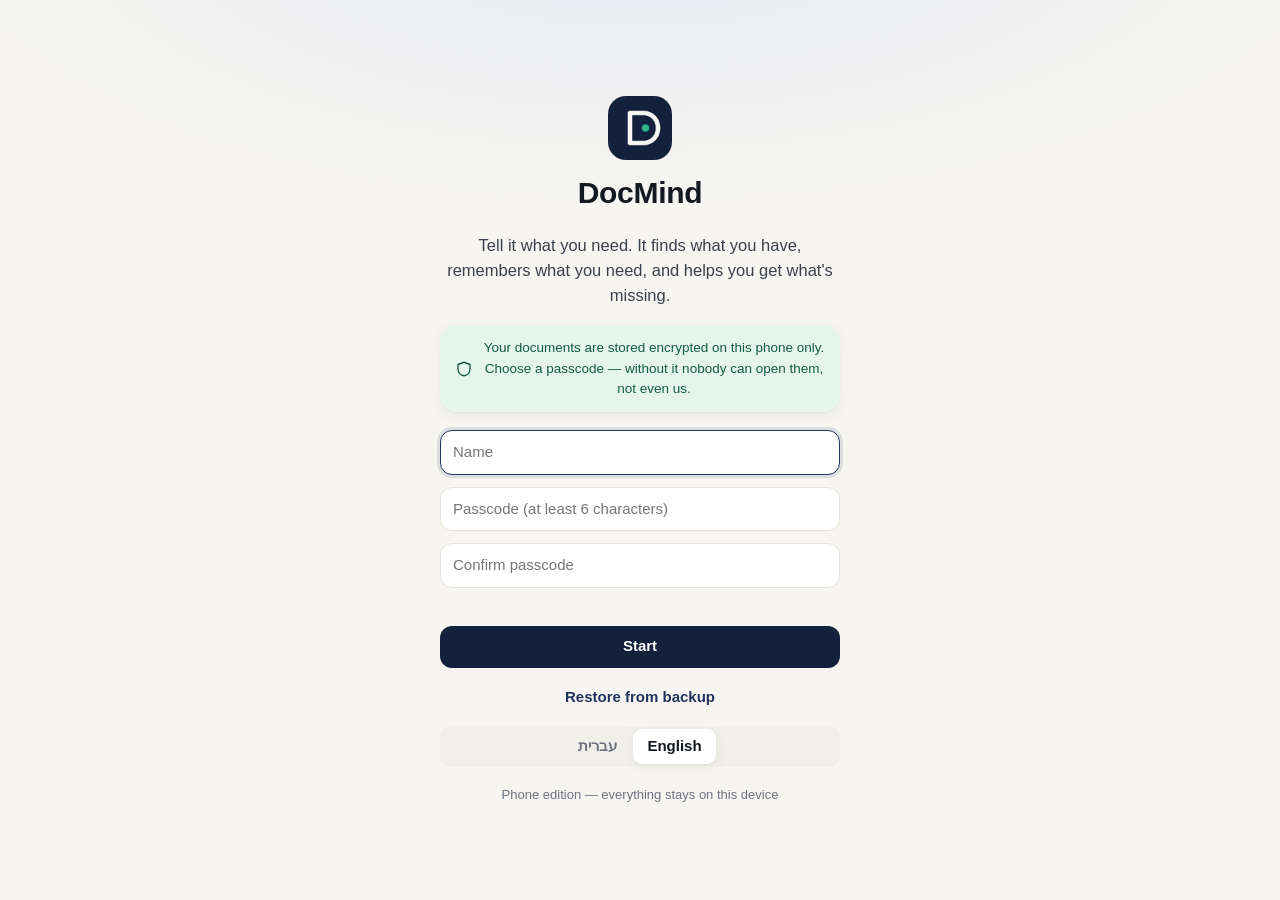
<file: mobile/index.html>
<!doctype html>
<html lang="he" dir="rtl">
<head>
  <meta charset="utf-8">
  <meta name="viewport" content="width=device-width, initial-scale=1, viewport-fit=cover">
  <meta name="theme-color" content="#14213d">
  <meta name="description" content="DocMind — עוזר מסמכים אישי. הכל נשמר מוצפן רק בטלפון שלך.">
  <meta http-equiv="Content-Security-Policy" content="default-src 'self'; script-src 'self' https://cdn.jsdelivr.net 'wasm-unsafe-eval' blob:; worker-src 'self' blob: https://cdn.jsdelivr.net; connect-src 'self' https://cdn.jsdelivr.net https://tessdata.projectnaptha.com blob: data:; img-src 'self' blob: data:; style-src 'self' 'unsafe-inline'; frame-src 'self' blob:; object-src 'none'; base-uri 'none'; form-action 'none'">
  <meta name="referrer" content="no-referrer">
  <title>DocMind</title>
  <link rel="manifest" href="manifest.webmanifest">
  <link rel="icon" href="icons/icon.svg" type="image/svg+xml">
  <link rel="apple-touch-icon" href="icons/apple-touch-icon.png">
  <meta name="apple-mobile-web-app-capable" content="yes">
  <meta name="mobile-web-app-capable" content="yes">
  <meta name="apple-mobile-web-app-title" content="DocMind">
  <link rel="stylesheet" href="css/app.css">
</head>
<body>
  <div id="app"></div>
  <noscript>DocMind requires JavaScript.</noscript>
  <script type="module" src="js/app.js"></script>
</body>
</html>
</file>
<file: mobile/css/app.css>
/* DocMind — calm, premium, mobile-first. Logical properties throughout for RTL/LTR. */
:root {
  --bg: #f6f5f1;
  --surface: #ffffff;
  --surface-2: #f0efea;
  --ink: #14181f;
  --ink-2: #3b414c;
  --muted: #6f7480;
  --line: #e4e2db;
  --brand: #14213d;
  --brand-2: #22335c;
  --accent: #2bb38a;
  --ok: #18865f; --ok-bg: #e5f4ed;
  --warn: #9a6400; --warn-bg: #fbf0d9;
  --bad: #b4313f; --bad-bg: #fbe7e9;
  --ext: #2759b5; --ext-bg: #e6eefb;
  --radius: 16px; --radius-sm: 10px;
  --shadow: 0 1px 2px rgba(20, 24, 31, .04), 0 4px 16px rgba(20, 24, 31, .05);
  --font: -apple-system, BlinkMacSystemFont, "Segoe UI", "Rubik", "Heebo", "Assistant", "Noto Sans Hebrew", Roboto, Arial, sans-serif;
  --nav-h: 68px;
  --safe-b: env(safe-area-inset-bottom, 0px);
}
* { box-sizing: border-box; }
html { -webkit-text-size-adjust: 100%; }
body { margin: 0; overflow-x: hidden; background: var(--bg); color: var(--ink); font: 15px/1.5 var(--font); -webkit-font-smoothing: antialiased; }
h1, h2, h3 { margin: 0; letter-spacing: -.01em; }
h1 { font-size: 24px; font-weight: 700; }
h2 { font-size: 15px; font-weight: 650; color: var(--ink-2); margin-block: 22px 10px; }
h3 { font-size: 16px; font-weight: 650; }
p { margin: 0; }
a { color: var(--brand-2); }
button, input, select, textarea { font: inherit; color: inherit; }
:focus-visible { outline: 2px solid var(--accent); outline-offset: 2px; }
.icon { fill: none; stroke: currentColor; stroke-width: 1.8; stroke-linecap: round; stroke-linejoin: round; flex: none; }
[dir="rtl"] .flip-rtl { transform: scaleX(-1); }
.visually-hidden { position: absolute !important; width: 1px !important; height: 1px !important; min-height: 0 !important; padding: 0 !important; border: 0 !important; overflow: hidden; clip: rect(0 0 0 0); inset-inline-start: 0; }
.muted { color: var(--muted); }
.center { text-align: center; justify-content: center; }
.mono { font-family: ui-monospace, SFMono-Regular, Menlo, monospace; font-size: 13px; }

/* ---------- layout ---------- */
.page { max-width: 760px; margin: 0 auto; padding: 18px 16px calc(var(--nav-h) + var(--safe-b) + 28px); min-height: 100vh; }
.content > * + * { margin-block-start: 12px; }
.page-head { display: flex; align-items: center; justify-content: space-between; gap: 12px; min-height: 40px; margin-block-end: 8px; flex-wrap: wrap; }
.row { display: flex; align-items: center; gap: 8px; }
.row.wrap { flex-wrap: wrap; }
.row.tight { gap: 4px; }
.row.end { justify-content: flex-end; }
.row.between { justify-content: space-between; }
.col { display: flex; flex-direction: column; gap: 6px; }
.col.tight { gap: 4px; align-items: stretch; }
.stack > * + * { margin-block-start: 14px; }
.grid2 { display: grid; grid-template-columns: 1fr 1fr; gap: 12px; }
.loading { display: grid; place-items: center; padding: 60px 0; }
.loading.full { min-height: 100vh; }

/* ---------- navigation ---------- */
.tabbar { position: fixed; inset-inline: 0; inset-block-end: 0; z-index: 20; display: flex; justify-content: space-around;
  height: calc(var(--nav-h) + var(--safe-b)); padding-block-end: var(--safe-b);
  background: rgba(255, 255, 255, .92); backdrop-filter: saturate(1.4) blur(14px); border-block-start: 1px solid var(--line); }
.tabbar .brand { display: none; }
.tab { flex: 1; display: flex; flex-direction: column; align-items: center; justify-content: center; gap: 3px;
  text-decoration: none; color: var(--muted); font-size: 11.5px; font-weight: 550; }
.tab.active { color: var(--brand); }
.tab.active .icon { stroke-width: 2.2; }
.logo { display: inline-grid; place-items: center; width: 30px; height: 30px; border-radius: 9px; background: var(--brand); color: #fff; font-weight: 800; }
.logo.lg { width: 52px; height: 52px; border-radius: 15px; font-size: 24px; }
@media (min-width: 960px) {
  .tabbar { inset-block: 0; inset-inline-end: auto; width: 228px; height: 100vh; flex-direction: column; justify-content: flex-start;
    padding: 22px 14px; gap: 4px; border-block-start: 0; border-inline-end: 1px solid var(--line); background: var(--surface); }
  .tabbar .brand { display: flex; align-items: center; gap: 10px; font-weight: 750; font-size: 18px; padding: 0 10px 22px; }
  .tab { flex: none; flex-direction: row; justify-content: flex-start; gap: 12px; padding: 10px 12px; border-radius: 10px; font-size: 14.5px; }
  .tab.active { background: var(--surface-2); }
  .page { padding-block-end: 40px; margin-inline-start: max(228px, calc(50vw - 380px + 114px)); margin-inline-end: auto; }
}

/* ---------- buttons & inputs ---------- */
.btn { display: inline-flex; align-items: center; justify-content: center; gap: 7px; min-height: 42px; padding: 0 16px; border-radius: 12px;
  border: 1px solid transparent; font-weight: 600; cursor: pointer; text-decoration: none; transition: background .15s, transform .05s; white-space: nowrap; }
.btn:active { transform: scale(.98); }
.btn:disabled { opacity: .45; cursor: default; }
.btn.sm { min-height: 34px; padding: 0 12px; border-radius: 10px; font-size: 13.5px; }
.btn.block { width: 100%; }
.btn.primary { background: var(--brand); color: #fff; }
.btn.primary:hover:not(:disabled) { background: var(--brand-2); }
.btn.ghost { background: var(--surface); border-color: var(--line); color: var(--ink); }
.btn.ghost:hover:not(:disabled) { background: var(--surface-2); }
.btn.danger { background: var(--bad-bg); color: var(--bad); }
.icon-btn { display: inline-grid; place-items: center; width: 36px; height: 36px; border-radius: 10px; border: 0; background: transparent; color: var(--ink-2); cursor: pointer; }
.icon-btn:hover:not(:disabled) { background: var(--surface-2); }
.icon-btn:disabled { opacity: .35; }
.linkish { border: 0; background: none; padding: 0; color: var(--brand-2); font-weight: 600; cursor: pointer; text-align: start; }
input:not([type=checkbox]), select, textarea { width: 100%; min-height: 44px; padding: 10px 12px; border-radius: 12px; border: 1px solid var(--line); background: var(--surface); }
input:focus, select:focus, textarea:focus { outline: none; border-color: var(--brand-2); box-shadow: 0 0 0 3px rgba(34, 51, 92, .12); }
.form { display: flex; flex-direction: column; gap: 12px; }
.field { display: flex; flex-direction: column; gap: 5px; font-size: 13px; color: var(--muted); font-weight: 550; }
.field > input, .field > select { color: var(--ink); font-size: 15px; font-weight: 400; }
.form-error { color: var(--bad); min-height: 1em; font-size: 14px; }
.title-input { font-size: 22px; font-weight: 700; border: 1px solid transparent !important; background: transparent !important; padding-inline: 0 !important; }
.title-input:focus { border-bottom: 1px solid var(--line) !important; box-shadow: none !important; }
.title-input.sm { font-size: 16px; min-height: 36px; }
.seg { display: inline-flex; background: var(--surface-2); padding: 3px; border-radius: 11px; gap: 2px; }
.seg button { border: 0; background: transparent; padding: 6px 14px; border-radius: 9px; cursor: pointer; font-weight: 600; color: var(--muted); }
.seg button.active { background: var(--surface); color: var(--ink); box-shadow: var(--shadow); }
.switch { position: relative; display: inline-block; width: 46px; height: 28px; flex: none; }
.switch input { opacity: 0; width: 0; height: 0; }
.slider { position: absolute; inset: 0; background: #d6d4cc; border-radius: 99px; transition: .2s; cursor: pointer; }
.slider::before { content: ""; position: absolute; width: 22px; height: 22px; inset-block-start: 3px; inset-inline-start: 3px; background: #fff; border-radius: 50%; transition: .2s; box-shadow: 0 1px 3px rgba(0,0,0,.2); }
.switch input:checked + .slider { background: var(--accent); }
.switch input:checked + .slider::before { transform: translateX(18px); }
[dir="rtl"] .switch input:checked + .slider::before { transform: translateX(-18px); }
.switch input:disabled + .slider { opacity: .45; cursor: default; }

/* ---------- cards, lists ---------- */
.card { background: var(--surface); border: 1px solid var(--line); border-radius: var(--radius); padding: 16px; box-shadow: var(--shadow); }
.card.notice { display: flex; align-items: center; gap: 10px; padding: 12px 14px; cursor: pointer; }
.card.notice > span { flex: 1; }
.card.notice.ok { background: var(--ok-bg); border-color: transparent; color: #145c43; cursor: default; font-size: 13.5px; }
.card.notice.warn { background: var(--warn-bg); border-color: transparent; flex-direction: column; align-items: stretch; cursor: default; }
.list, .doc-list { display: flex; flex-direction: column; gap: 8px; }
.list-item, .doc-card { display: flex; align-items: center; gap: 12px; width: 100%; padding: 12px; background: var(--surface); border: 1px solid var(--line);
  border-radius: var(--radius); text-align: start; cursor: pointer; transition: border-color .15s, box-shadow .15s; }
.list-item:hover, .doc-card:hover { border-color: #cfccc2; box-shadow: var(--shadow); }
.list-item.static { cursor: default; }
.doc-main { flex: 1; min-width: 0; display: flex; flex-direction: column; gap: 2px; }
.doc-title { font-weight: 600; overflow: hidden; text-overflow: ellipsis; white-space: nowrap; }
.meta { display: flex; align-items: center; gap: 5px; font-size: 13px; color: var(--muted); flex-wrap: wrap; }
.meta.bad { color: var(--bad); }
.badges { display: flex; gap: 6px; flex-wrap: wrap; }
.badges:empty { display: none; }
.badge { display: inline-flex; align-items: center; gap: 4px; font-size: 12px; font-weight: 600; padding: 2px 8px; border-radius: 99px; background: var(--surface-2); color: var(--ink-2); white-space: nowrap; }
.badge.ok { background: var(--ok-bg); color: var(--ok); }
.badge.warn { background: var(--warn-bg); color: var(--warn); }
.badge.bad { background: var(--bad-bg); color: var(--bad); }
.thumb { display: grid; place-items: center; flex: none; overflow: hidden; background: var(--surface-2); color: var(--muted); border-radius: 10px; border: 1px solid var(--line); }
.thumb.md { width: 52px; height: 64px; }
.thumb.sm { width: 42px; height: 50px; border-radius: 8px; }
.thumb.lg { width: 96px; height: 120px; border-radius: 12px; }
.thumb img { width: 100%; height: 100%; object-fit: cover; }
.empty { display: flex; flex-direction: column; align-items: center; gap: 12px; padding: 40px 20px; text-align: center; color: var(--muted); }
.empty p { max-width: 420px; }
.progress { height: 4px; background: var(--surface-2); border-radius: 99px; overflow: hidden; margin-block-start: 4px; }
.progress span { display: block; height: 100%; background: var(--accent); }
.spinner { width: 18px; height: 18px; border: 2px solid var(--line); border-top-color: var(--brand); border-radius: 50%; animation: spin .8s linear infinite; display: inline-block; }
@keyframes spin { to { transform: rotate(360deg); } }
.danger-zone { margin-block-start: 28px; }

/* ---------- chips ---------- */
.chips { display: flex; flex-wrap: wrap; gap: 8px; }
.chips.scroll { flex-wrap: nowrap; overflow-x: auto; padding-block-end: 4px; scrollbar-width: none; }
.chip { display: inline-flex; align-items: center; gap: 6px; min-height: 34px; padding: 0 13px; border-radius: 99px; border: 1px solid var(--line);
  background: var(--surface); cursor: pointer; font-size: 13.5px; font-weight: 550; white-space: nowrap; }
.chip:hover:not(:disabled) { border-color: var(--brand-2); }
.chip.active { background: var(--brand); color: #fff; border-color: var(--brand); }
.chip.big { min-height: 40px; font-size: 14px; }
.chip .count { font-size: 11.5px; opacity: .65; }
.chip:disabled { opacity: .55; cursor: default; }
.chip.suggestion { border-style: dashed; }
.chip-tag { font-size: 10.5px; text-transform: uppercase; letter-spacing: .04em; color: var(--muted); font-weight: 700; }
.dot { width: 7px; height: 7px; border-radius: 50%; background: var(--muted); }
.dot.ok { background: var(--accent); }

/* ---------- home ---------- */
.hero { padding: 6px 0 4px; }
.hero h1 { font-size: 28px; margin-block-end: 4px; }
.ask { display: flex; align-items: center; gap: 10px; margin-block-start: 18px; padding: 6px 6px 6px 14px; padding-inline: 14px 6px;
  background: var(--surface); border: 1px solid var(--line); border-radius: 18px; box-shadow: 0 6px 24px rgba(20, 33, 61, .08); color: var(--accent); }
.ask-input { border: 0 !important; box-shadow: none !important; padding: 8px 0 !important; font-size: 16px; color: var(--ink); background: transparent !important; }
.send-btn { display: grid; place-items: center; width: 44px; height: 44px; flex: none; border-radius: 13px; border: 0; background: var(--brand); color: #fff; cursor: pointer; }
[dir="rtl"] .send-btn .icon { transform: scaleX(-1); }
.stats { display: grid; grid-template-columns: repeat(3, 1fr); gap: 10px; margin-block-start: 16px; }
.stat { display: flex; flex-direction: column; align-items: flex-start; gap: 2px; padding: 14px; border-radius: var(--radius); background: var(--surface);
  border: 1px solid var(--line); cursor: pointer; color: var(--muted); text-align: start; }
.stat strong { font-size: 24px; color: var(--ink); line-height: 1.2; }
.stat span { font-size: 12.5px; }
.onboarding { display: flex; flex-direction: column; gap: 14px; }

/* ---------- search ---------- */
.search-wrap { position: relative; display: flex; align-items: center; color: var(--muted); }
.search-wrap .icon { position: absolute; inset-inline-start: 13px; }
.search-input { padding-inline-start: 40px !important; border-radius: 14px !important; }

/* ---------- assistant ---------- */
.page-chat { display: flex; flex-direction: column; }
.page-chat .content { display: flex; flex-direction: column; flex: 1; }
.thread { flex: 1; display: flex; flex-direction: column; gap: 14px; padding-block: 8px 190px; }
.bubble { max-width: 92%; padding: 12px 15px; border-radius: 18px; line-height: 1.55; }
.bubble p + p { margin-block-start: 6px; }
.bubble.user { align-self: flex-end; background: var(--brand); color: #fff; border-end-end-radius: 6px; white-space: pre-wrap; }
.bubble.assistant { align-self: flex-start; background: var(--surface); border: 1px solid var(--line); border-end-start-radius: 6px; width: 100%; max-width: 100%; box-shadow: var(--shadow); }
.bubble.assistant > * + * { margin-block-start: 10px; }
.bubble.typing { width: auto; }
.bubble.error { color: var(--bad); }
.composer-wrap { position: fixed; z-index: 15; inset-inline: 0; inset-block-end: calc(var(--nav-h) + var(--safe-b));
  max-width: 760px; margin: 0 auto; padding: 8px 16px 12px; background: linear-gradient(to top, var(--bg) 80%, rgba(246, 245, 241, 0)); }
.composer { display: flex; gap: 8px; align-items: flex-end; }
.autocomplete { display: flex; gap: 8px; overflow-x: auto; padding: 2px 0 8px; scrollbar-width: none; -webkit-overflow-scrolling: touch; }
.autocomplete::-webkit-scrollbar { display: none; }
.autocomplete[hidden] { display: none; }
.ac-chip { flex: none; display: flex; align-items: center; gap: 6px; max-width: 78vw; padding: 7px 12px; border-radius: 14px;
  border: 1px solid var(--line); background: var(--surface); color: var(--ink); text-align: start; box-shadow: var(--shadow); cursor: pointer; }
.ac-chip.process { border-color: color-mix(in srgb, var(--brand) 35%, var(--line)); }
.ac-chip .ac-main { display: flex; flex-direction: column; min-width: 0; line-height: 1.25; }
.ac-chip b { font-size: 14px; font-weight: 600; }
.ac-chip small { font-size: 11.5px; color: var(--muted); overflow: hidden; text-overflow: ellipsis; white-space: nowrap; }
.composer-input { resize: none; border-radius: 16px !important; min-height: 48px; max-height: 140px; padding: 12px 14px !important; box-shadow: var(--shadow); }
.composer .send-btn { width: 48px; height: 48px; border-radius: 15px; }
@media (min-width: 960px) {
  .composer-wrap { inset-block-end: 0; inset-inline-start: max(228px, calc(50vw - 380px + 114px)); margin: 0; width: min(760px, calc(100vw - 228px)); }
}
.welcome { display: flex; flex-direction: column; align-items: center; text-align: center; gap: 14px; padding: 28px 8px; }
.welcome-mark { display: grid; place-items: center; width: 56px; height: 56px; border-radius: 18px; background: var(--brand); color: var(--accent); }
.lead { font-size: 16.5px; color: var(--ink-2); max-width: 480px; }
.examples { display: grid; gap: 8px; width: 100%; max-width: 520px; }
.example { padding: 12px 14px; border-radius: 14px; border: 1px solid var(--line); background: var(--surface); cursor: pointer; text-align: start; }
.example:hover { border-color: var(--brand-2); }
.actions { margin-block-start: 12px; }

.req-card { border: 1px solid var(--line); border-radius: 14px; overflow: hidden; }
.req-title { padding: 10px 14px; font-weight: 700; background: var(--surface-2); }
.req-row { padding: 12px 14px; border-block-start: 1px solid var(--line); display: flex; flex-direction: column; gap: 8px; }
.req-title + .req-row { border-block-start: 0; }
.req-head { display: flex; align-items: center; justify-content: space-between; gap: 8px; flex-wrap: wrap; }
.req-label { font-weight: 650; }
.req-doc { display: flex; align-items: center; gap: 10px; }
.req-doc .linkish { overflow: hidden; text-overflow: ellipsis; white-space: nowrap; text-align: start; }
.req-doc.ext { background: var(--ext-bg); border-radius: 12px; padding: 8px; align-items: flex-start; }
.pill { display: inline-flex; align-items: center; gap: 5px; font-size: 12px; font-weight: 650; padding: 3px 9px; border-radius: 99px; }
.pill.ok { background: var(--ok-bg); color: var(--ok); }
.pill.ext { background: var(--ext-bg); color: var(--ext); }
.pill.bad { background: var(--bad-bg); color: var(--bad); }
.pill.warn { background: var(--warn-bg); color: var(--warn); }
.acq { background: var(--surface-2); border-radius: 12px; padding: 10px 12px; display: flex; flex-direction: column; gap: 4px; font-size: 14px; }
.acq-label { display: flex; align-items: center; gap: 6px; font-size: 11.5px; font-weight: 700; text-transform: uppercase; letter-spacing: .04em; color: var(--muted); }
.acq-source { font-weight: 650; }
.req-foot { padding: 10px 14px; background: var(--surface-2); font-size: 12.5px; color: var(--ink-2); display: flex; flex-direction: column; gap: 3px; }
.req-foot > div { display: flex; align-items: center; gap: 6px; flex-wrap: wrap; }
.alts summary { cursor: pointer; font-size: 13px; color: var(--muted); }
.alt { display: block; border: 0; background: none; padding: 6px 0; color: var(--brand-2); cursor: pointer; font-size: 13.5px; text-align: start; }
.suggest { border: 1px dashed #cfccc2; border-radius: 14px; padding: 12px; display: flex; flex-direction: column; gap: 10px; }
.suggest-note { display: flex; gap: 6px; align-items: flex-start; font-size: 13px; color: var(--muted); }
.proposal { background: #f2f4fa; border: 1px solid #dfe4f1; border-radius: 14px; padding: 12px 14px; display: flex; flex-direction: column; gap: 10px; }
.proposal-q { display: flex; gap: 8px; align-items: flex-start; font-weight: 650; color: var(--brand); }
.proposal-items { margin: 0; padding-inline-start: 22px; font-size: 14px; color: var(--ink-2); }

/* ---------- document ---------- */
.doc-hero { display: flex; gap: 16px; align-items: flex-start; }
.doc-h1 { font-size: 20px; overflow-wrap: anywhere; }
.text-card summary { cursor: pointer; font-weight: 600; display: flex; align-items: center; gap: 8px; }
.text-card pre { white-space: pre-wrap; font: 13px/1.6 var(--font); color: var(--ink-2); max-height: 320px; overflow: auto; margin: 10px 0 0; }
.preview { display: flex; flex-direction: column; gap: 12px; }
.preview-frame { width: 100%; height: 70vh; border: 1px solid var(--line); border-radius: 12px; background: #fff; }
.preview-img { max-width: 100%; max-height: 70vh; object-fit: contain; border-radius: 12px; align-self: center; }

/* ---------- bundles ---------- */
.bundle-items { display: flex; flex-direction: column; gap: 8px; margin-block-start: 14px; }
.bundle-item { display: flex; align-items: center; gap: 10px; padding: 10px 12px; background: var(--surface); border: 1px solid var(--line); border-radius: var(--radius); }
.bundle-item.missing { border-style: dashed; background: transparent; }
.bundle-item input[type=checkbox] { width: 20px; height: 20px; accent-color: var(--brand); flex: none; }
.fname { text-align: left; direction: ltr; min-height: 32px !important; padding: 4px 8px !important; font-size: 13px; border-radius: 8px !important; border-color: transparent !important; background: var(--surface-2) !important; }
.add-item { margin-block-start: 10px; width: 100%; border-style: dashed !important; }
.download-bar { position: sticky; inset-block-end: calc(var(--nav-h) + var(--safe-b) + 8px); display: flex; flex-wrap: wrap; align-items: center; gap: 10px;
  margin-block-start: 16px; padding: 12px; background: rgba(255,255,255,.95); border: 1px solid var(--line); border-radius: var(--radius); box-shadow: 0 8px 28px rgba(20,24,31,.10); }
@media (min-width: 960px) { .download-bar { inset-block-end: 16px; } }

/* ---------- memory ---------- */
.checklist { display: flex; flex-direction: column; gap: 8px; margin-block-end: 10px; }
.check-items { list-style: none; margin: 4px 0 0; padding: 0; display: flex; flex-direction: column; gap: 6px; }
.check-items li { display: flex; align-items: center; gap: 8px; }
.check-items li .icon { color: var(--accent); }
.check-items li span { flex: 1; }

/* ---------- sources ---------- */
.sources { list-style: none; padding: 0; margin: 14px 0 0; display: flex; flex-direction: column; gap: 8px; }
.source { display: flex; align-items: flex-start; gap: 12px; padding: 12px; background: var(--surface); border: 1px solid var(--line); border-radius: var(--radius); }
.source-order { display: grid; place-items: center; width: 22px; height: 22px; border-radius: 50%; background: var(--surface-2); font-size: 12px; font-weight: 700; color: var(--muted); flex: none; margin-block-start: 12px; }
.source .doc-title { white-space: normal; }
.source .doc-main { min-width: 0; flex: 1; }
.source-action { margin-block-start: 8px; }
.folder-chip { min-width: 0; margin-block-start: 6px; }
.folder-chip .path { direction: ltr; overflow: hidden; text-overflow: ellipsis; white-space: nowrap; min-width: 0; flex: 1; font-size: 12px; }

/* ---------- categories ---------- */
.cat-grid { display: grid; grid-template-columns: repeat(auto-fill, minmax(150px, 1fr)); gap: 10px; margin-block-end: 16px; }
.cat { position: relative; display: flex; flex-direction: column; gap: 4px; padding: 16px; background: var(--surface); border: 1px solid var(--line); border-radius: var(--radius); cursor: pointer; color: var(--brand); }
.cat strong { color: var(--ink); font-size: 14.5px; }
.cat-del { position: absolute; inset-block-start: 6px; inset-inline-end: 6px; width: 28px; height: 28px; }

/* ---------- settings ---------- */
.settings { display: flex; flex-direction: column; gap: 4px; }
.settings h2 { margin-block-start: 0; }
.setting { display: flex; align-items: center; gap: 16px; padding-block: 12px; border-block-end: 1px solid var(--line); }
.setting:last-child { border-block-end: 0; }
.setting .doc-title { white-space: normal; }

/* ---------- auth ---------- */
.auth { min-height: 100vh; display: grid; place-items: center; padding: 24px 16px;
  background: radial-gradient(1200px 500px at 50% -10%, #e6e9f2 0%, var(--bg) 60%); }
.auth-card { width: 100%; max-width: 400px; display: flex; flex-direction: column; gap: 18px; text-align: center; }
.auth-card .form { text-align: start; }
.auth-brand { display: flex; flex-direction: column; align-items: center; gap: 10px; }
.auth-brand h1 { font-size: 30px; }

/* ---------- overlays ---------- */
.overlay { position: fixed; inset: 0; z-index: 50; background: rgba(15, 18, 25, 0); display: flex; align-items: flex-end; justify-content: center; transition: background .2s; }
.overlay.open { background: rgba(15, 18, 25, .38); }
.sheet { width: 100%; max-width: 560px; max-height: 92vh; display: flex; flex-direction: column; background: var(--surface); border-radius: 22px 22px 0 0;
  transform: translateY(100%); transition: transform .22s ease-out; padding-block-end: var(--safe-b); }
.sheet.wide { max-width: 900px; }
.overlay.open .sheet { transform: none; }
.sheet-head { display: flex; align-items: center; justify-content: space-between; gap: 10px; padding: 14px 16px; border-block-end: 1px solid var(--line); }
.sheet-head h2 { margin: 0; font-size: 16px; color: var(--ink); overflow: hidden; text-overflow: ellipsis; white-space: nowrap; }
.sheet-body { padding: 16px; overflow: auto; }
@media (min-width: 700px) { .overlay { align-items: center; } .sheet { border-radius: 22px; } }
.toast { position: fixed; z-index: 60; inset-block-start: calc(env(safe-area-inset-top, 0px) + 14px); inset-inline-start: 50%; transform: translate(-50%, -20px);
  background: var(--ink); color: #fff; padding: 10px 16px; border-radius: 12px; font-size: 14px; opacity: 0; pointer-events: none; transition: .2s; max-width: 90vw; }
[dir="rtl"] .toast { transform: translate(50%, -20px); }
.toast.show { opacity: 1; transform: translate(-50%, 0); }
[dir="rtl"] .toast.show { transform: translate(50%, 0); }
.toast.ok { background: #145c43; }
.toast.bad { background: var(--bad); }

@media (max-width: 420px) { .grid2 { grid-template-columns: 1fr; } .stats { gap: 8px; } .stat { padding: 12px; } }
@media (prefers-reduced-motion: reduce) { * { transition: none !important; animation: none !important; } }
.thumb.warn { background: var(--warn-bg); color: var(--warn); border-color: transparent; }
.thumb.bad { background: var(--bad-bg); color: var(--bad); border-color: transparent; }
select.compact { width: auto; min-width: 110px; }

/* ---------- vault & 2FA ---------- */
.thumb.locked, .doc-card.locked .thumb { background: #eef0f6; color: var(--brand); border-color: #dfe3ee; }
.doc-card.locked { background: #f7f8fb; }
.doc-card.locked .doc-title { color: var(--brand); }
.req-doc.locked-row { width: 100%; border: 1px dashed #cfd5e6; background: #f7f8fb; border-radius: 12px; padding: 8px; cursor: pointer; text-align: start; }
.vault-pill { position: fixed; z-index: 40; inset-block-end: calc(var(--nav-h) + var(--safe-b) + 76px); inset-inline-start: 50%; transform: translateX(-50%);
  display: flex; align-items: center; gap: 6px; padding: 6px 6px 6px 12px; padding-inline: 12px 6px; border-radius: 99px;
  background: var(--brand); color: #fff; font-size: 13px; font-weight: 600; white-space: nowrap; box-shadow: 0 6px 20px rgba(20,33,61,.25); }
.vault-pill button { display: inline-flex; align-items: center; gap: 4px; border: 0; border-radius: 99px; padding: 5px 10px; background: rgba(255,255,255,.16); color: #fff; cursor: pointer; font-weight: 600; }
.vault-mark { display: grid; place-items: center; width: 64px; height: 64px; margin: 0 auto; border-radius: 20px; background: var(--brand); color: #fff; }
.pin-input { text-align: center; font-size: 26px !important; letter-spacing: .4em; direction: ltr; }
.form.center { text-align: center; }
.lock-toggle { position: absolute; inset-block-end: 10px; inset-inline-end: 10px; display: inline-flex; align-items: center; gap: 4px;
  border: 1px solid var(--line); background: var(--surface); color: var(--muted); border-radius: 99px; padding: 3px 8px; font-size: 11.5px; font-weight: 650; cursor: pointer; }
.lock-toggle.on { background: var(--brand); color: #fff; border-color: var(--brand); }
.cat { padding-block-end: 40px; }
.secret { display: block; padding: 12px; background: var(--surface-2); border-radius: 10px; font-size: 15px; letter-spacing: .05em; word-break: break-all; text-align: center; }
.recovery { display: grid; grid-template-columns: 1fr 1fr; gap: 8px; }
.recovery code { padding: 8px; background: var(--surface-2); border-radius: 8px; text-align: center; font-size: 14px; }
.settings h2 { display: flex; align-items: center; gap: 4px; }
[dir="rtl"] .vault-pill { transform: translateX(50%); }
@media (min-width: 960px) { .vault-pill { inset-block-end: auto; inset-block-start: 14px; inset-inline-start: auto; inset-inline-end: 20px; transform: none !important; } }
.page-chat ~ .vault-pill, body:has(.page-chat) .vault-pill { inset-block-end: calc(var(--nav-h) + var(--safe-b) + 84px); }

/* ---------- phone edition ---------- */
.app-icon { width: 64px; height: 64px; border-radius: 18px; }
.pass-input { text-align: center; font-size: 18px !important; letter-spacing: .08em; }
.forgot { text-align: start; font-size: 14px; }
.forgot summary { cursor: pointer; color: var(--brand-2); font-weight: 600; text-align: center; }
.forgot > * + * { margin-top: 10px; }
.lock-btn { margin-top: 16px; width: 100%; }
input.compact { width: auto; max-width: 180px; min-height: 36px; }

.chip.suggestion .chip-check { display: none; }
.chip.suggestion[aria-pressed="true"] { background: var(--brand); color: #fff; border-style: solid; border-color: var(--brand); }
.chip.suggestion[aria-pressed="true"] .chip-tag { color: rgba(255,255,255,.75); }
.chip.suggestion[aria-pressed="true"] .chip-check { display: inline-flex; }
.pick-go { margin-top: 2px; }
.linkish.sm { font-size: 13.5px; }
[hidden] { display: none !important; }

.scan-card { display: flex; flex-direction: column; gap: 10px; }
.scan-card h2 { margin: 0; display: flex; align-items: center; gap: 4px; }
.scan-cta { background: var(--brand); color: #fff; border-color: var(--brand); }
.card.notice.hint { flex-wrap: wrap; background: var(--warn-bg); border-color: transparent; cursor: default; }
.card.notice.hint span { flex: 1 1 200px; }
.phone-list { display: flex; flex-direction: column; gap: 6px; }
.phone-file { display: flex; align-items: center; gap: 10px; padding: 8px; border: 1px solid var(--line); border-radius: 12px; background: var(--surface); cursor: pointer; }
.phone-file input[type=checkbox] { width: 20px; height: 20px; accent-color: var(--brand); flex: none; }
.phone-file.done { background: var(--ok-bg); border-color: transparent; }
.phone-file .snippet { font-size: 12.5px; overflow: hidden; display: -webkit-box; -webkit-line-clamp: 2; -webkit-box-orient: vertical; }
.req-import { padding: 0 14px 12px; }
.req-import:empty { display: none; }
.elsewhere { background: var(--surface-2); border-radius: 14px; padding: 12px; display: flex; flex-direction: column; gap: 8px; }

.bg-tip { display: flex; gap: 8px; align-items: flex-start; margin-block-start: 10px; padding: 10px 12px; border-radius: 12px; background: var(--bg); }
.bg-tip p { margin: 0; }
.bg-tip.warn { background: color-mix(in srgb, #f5b400 14%, var(--surface)); }
.bg-tip .btn { margin-block-start: 8px; }
</file>
